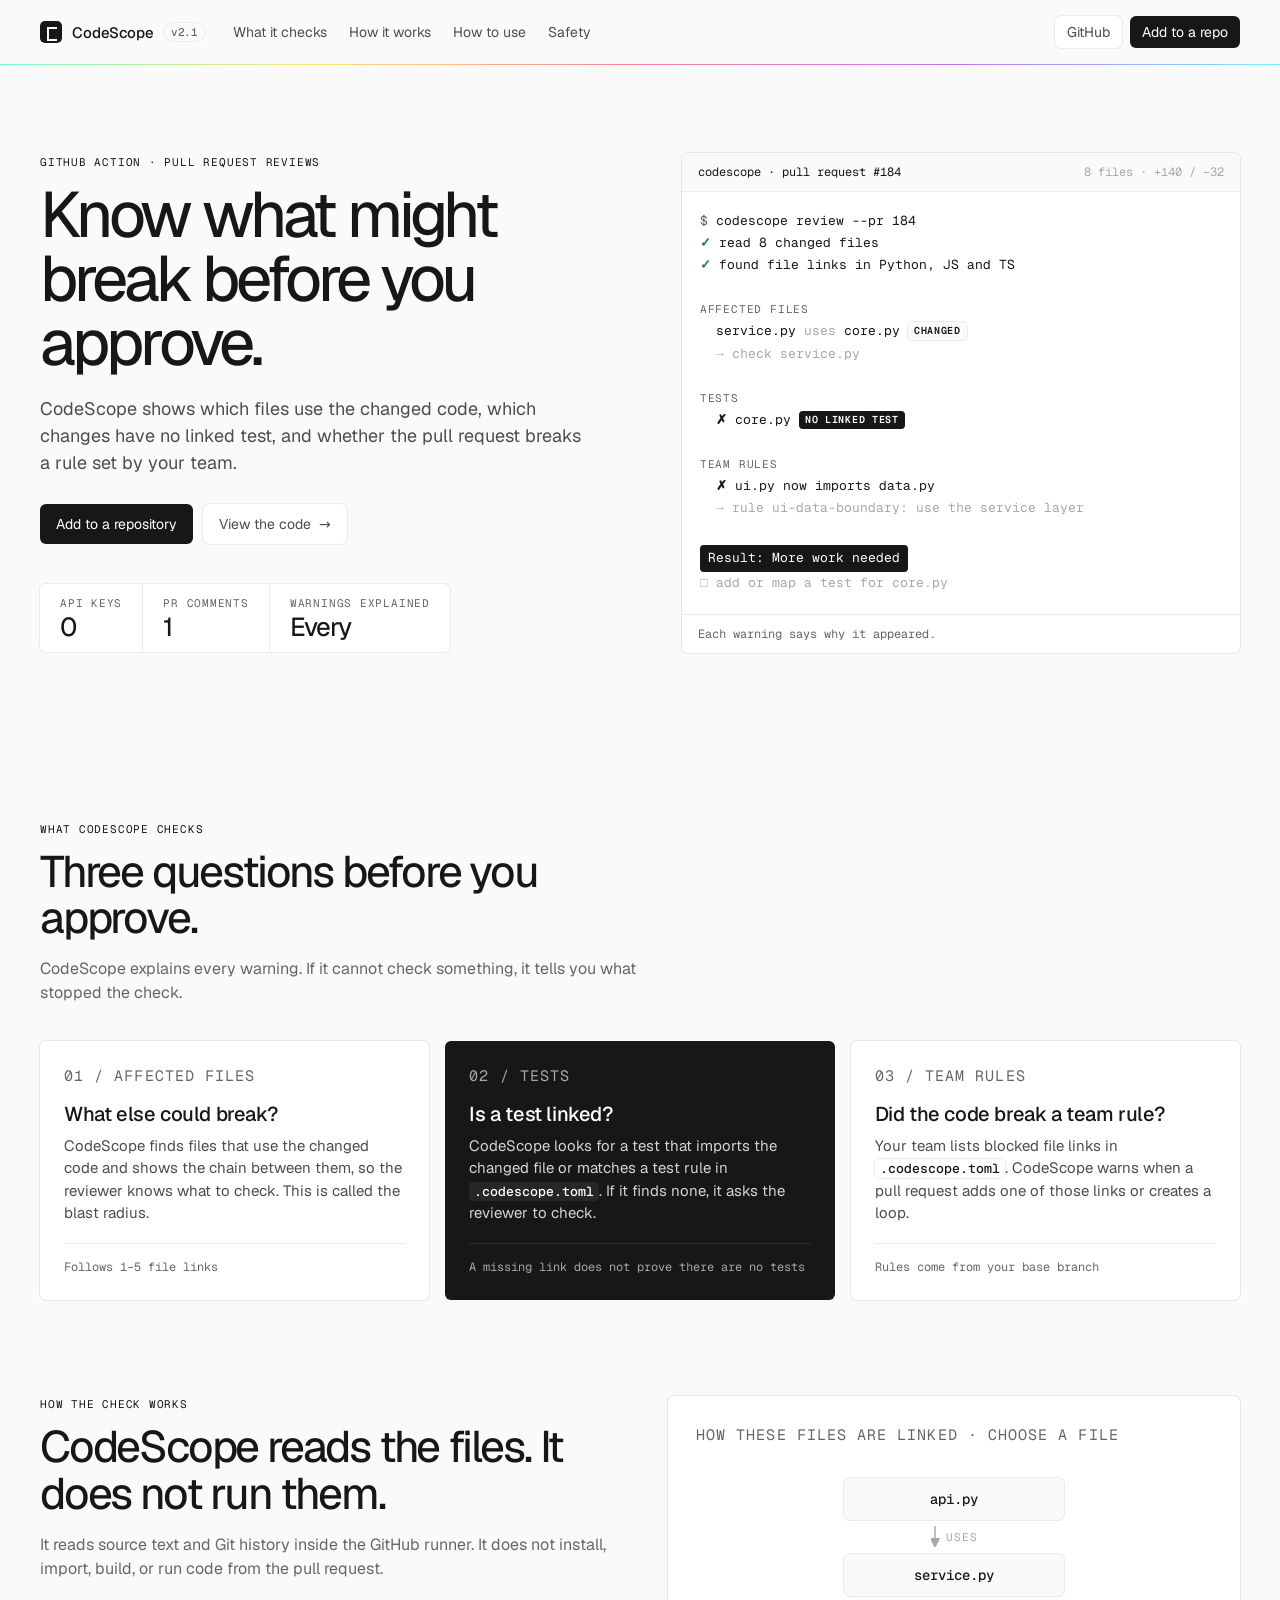
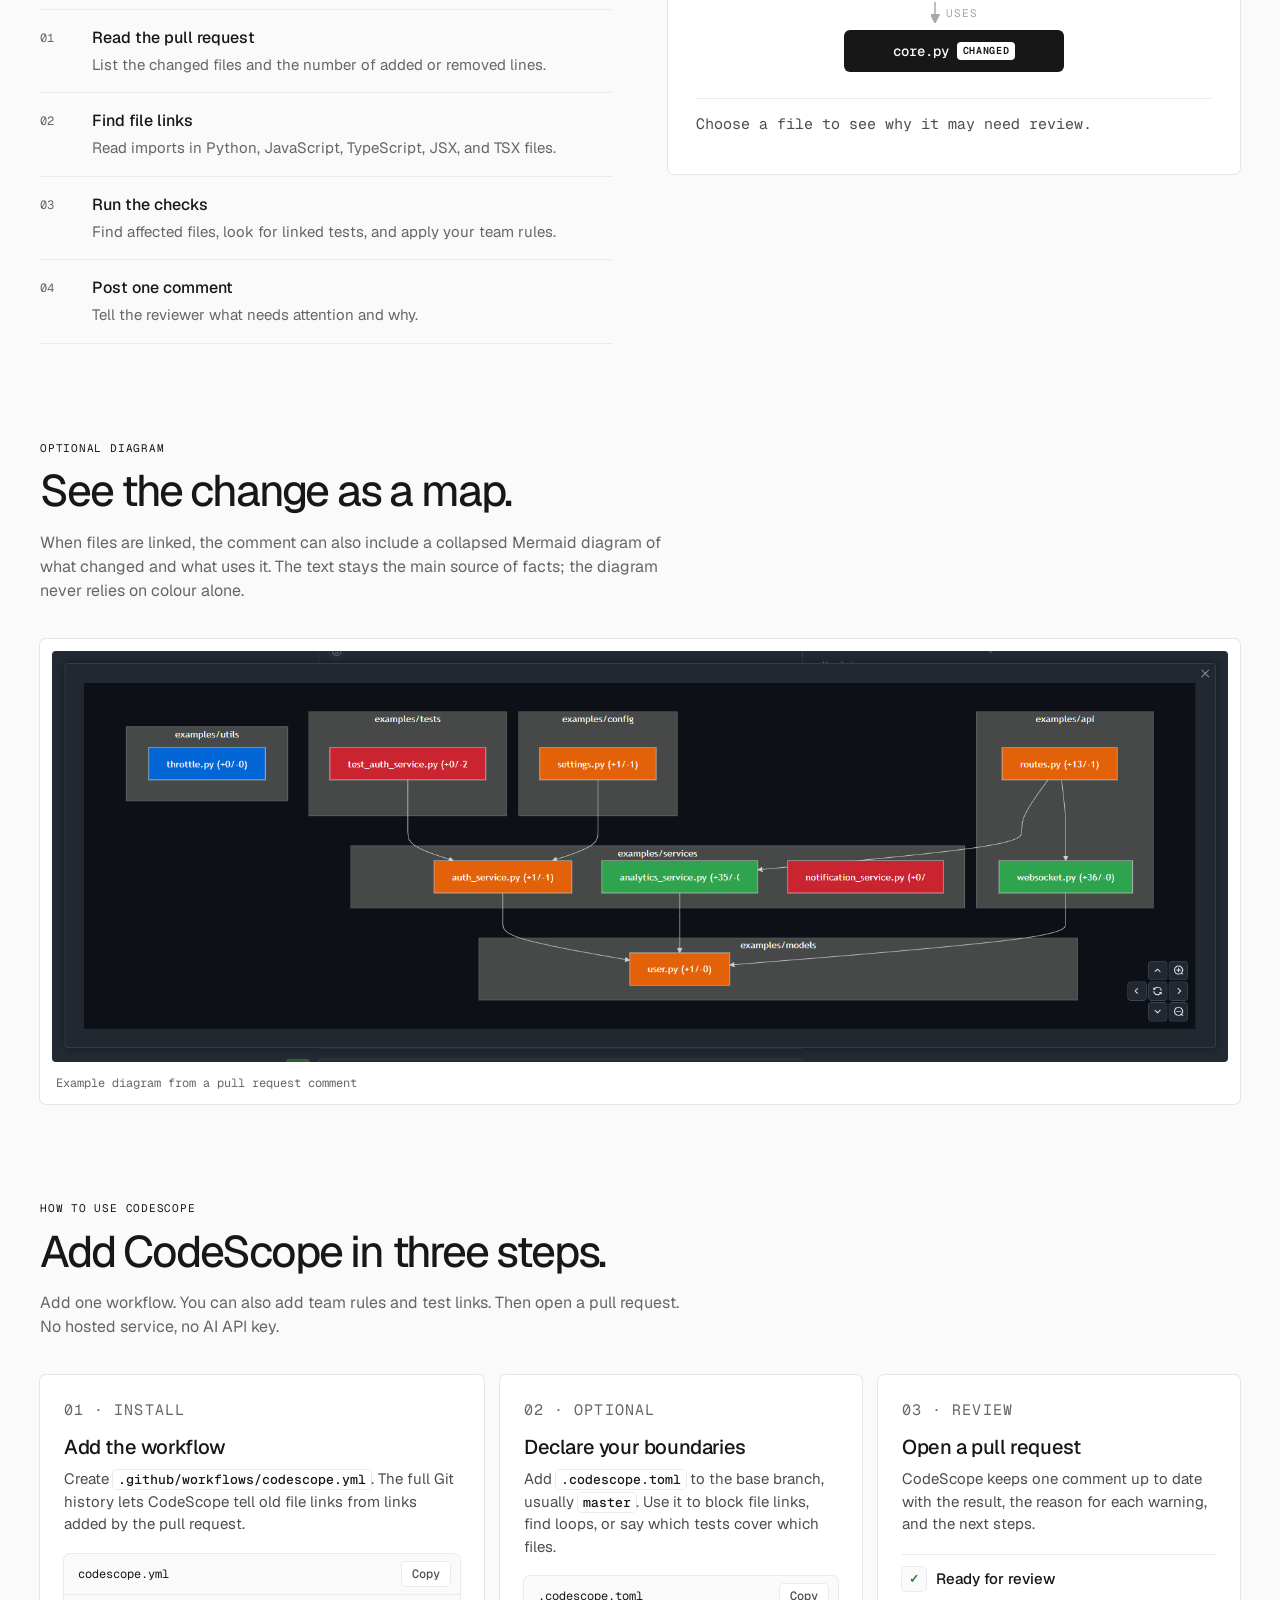
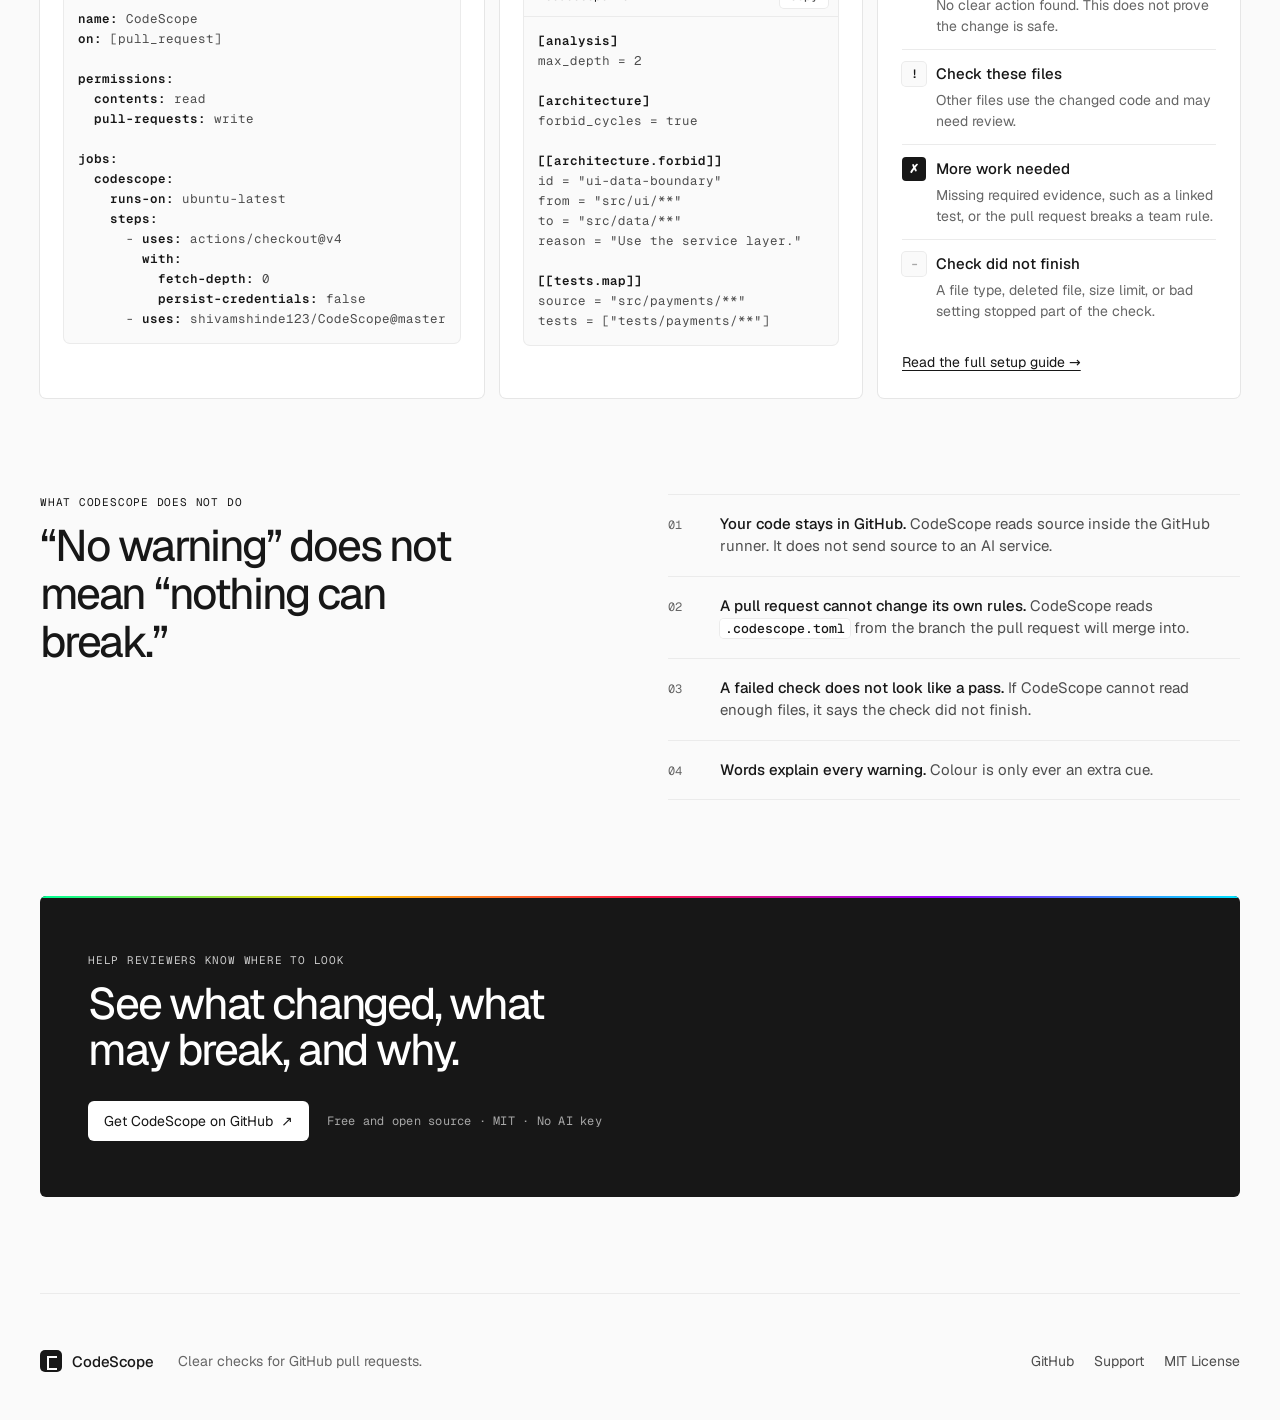
<file: site/index.html>
<!doctype html>
<html lang="en">
<head>
  <meta charset="utf-8">
  <meta name="viewport" content="width=device-width, initial-scale=1">
  <meta name="description" content="CodeScope shows which files a pull request may affect, where tests are missing, and when code breaks a team rule.">
  <meta name="theme-color" content="#fafafa">
  <meta property="og:title" content="CodeScope — know what a pull request may affect">
  <meta property="og:description" content="A GitHub Action that gives reviewers clear facts before they approve a pull request.">
  <meta property="og:type" content="website">
  <meta property="og:url" content="https://shivamshinde123.github.io/CodeScope/">
  <title>CodeScope — Know what a pull request may affect</title>
  <link rel="canonical" href="https://shivamshinde123.github.io/CodeScope/">
  <link rel="icon" href="data:image/svg+xml,%3Csvg xmlns='http://www.w3.org/2000/svg' viewBox='0 0 64 64'%3E%3Crect width='64' height='64' rx='10' fill='%23171717'/%3E%3Cpath d='M42 20H24v24h18' fill='none' stroke='%23fafafa' stroke-width='7'/%3E%3C/svg%3E">
  <link rel="preload" href="./fonts/geist.woff2" as="font" type="font/woff2" crossorigin>
  <script>document.documentElement.classList.add('js');</script>
  <link rel="stylesheet" href="./styles.css">
  <script src="./script.js" defer></script>
</head>
<body>
  <a class="skip-link" href="#main">Skip to content</a>

  <header class="site-header">
    <div class="wrap header-row">
      <a class="brand" href="#top" aria-label="CodeScope home"><span class="brand-mark" aria-hidden="true"></span><span>CodeScope</span><span class="version">v2.1</span></a>
      <nav aria-label="Primary navigation">
        <a href="#signals">What it checks</a>
        <a href="#workflow">How it works</a>
        <a href="#install">How to use</a>
        <a href="#trust">Safety</a>
      </nav>
      <div class="header-actions">
        <a class="btn btn-ghost btn-sm" href="https://github.com/shivamshinde123/CodeScope">GitHub</a>
        <a class="btn btn-solid btn-sm" href="#install">Add to a repo</a>
      </div>
    </div>
  </header>

  <main id="main">
    <!-- hero -->
    <section class="hero wrap" id="top">
      <div class="hero-copy reveal">
        <p class="eyebrow">GitHub Action · Pull request reviews</p>
        <h1>Know what might break before you approve.</h1>
        <p class="lede">CodeScope shows which files use the changed code, which changes have no linked test, and whether the pull request breaks a rule set by your team.</p>
        <div class="hero-actions">
          <a class="btn btn-solid" href="#install">Add to a repository</a>
          <a class="btn btn-ghost" href="https://github.com/shivamshinde123/CodeScope">View the code <span aria-hidden="true">→</span></a>
        </div>
        <dl class="facts" aria-label="Product facts">
          <div><dt>API keys</dt><dd>0</dd></div>
          <div><dt>PR comments</dt><dd>1</dd></div>
          <div><dt>Warnings explained</dt><dd>Every</dd></div>
        </dl>
      </div>

      <figure class="terminal reveal delay-1" aria-label="Example CodeScope result for pull request 184">
        <div class="terminal-bar"><span class="mono">codescope · pull request #184</span><span class="mono dim">8 files · +140 / −32</span></div>
        <pre class="terminal-body"><code><span class="prompt">$</span> codescope review --pr 184
<span class="ok">✓</span> read 8 changed files
<span class="ok">✓</span> found file links in Python, JS and TS

<span class="label">AFFECTED FILES</span>
  service.py <span class="dim">uses</span> core.py <span class="tag">CHANGED</span>
  <span class="dim">→ check service.py</span>

<span class="label">TESTS</span>
  <span class="bad">✗</span> core.py <span class="tag tag-dark">NO LINKED TEST</span>

<span class="label">TEAM RULES</span>
  <span class="bad">✗</span> ui.py now imports data.py
  <span class="dim">→ rule ui-data-boundary: use the service layer</span>

<span class="result">Result: More work needed</span>
<span class="dim">□ add or map a test for core.py</span></code></pre>
        <figcaption class="mono">Each warning says why it appeared.</figcaption>
      </figure>
    </section>

    <!-- what it checks -->
    <section class="section wrap" id="signals">
      <div class="section-head reveal">
        <p class="eyebrow">What CodeScope checks</p>
        <h2>Three questions before you approve.</h2>
        <p>CodeScope explains every warning. If it cannot check something, it tells you what stopped the check.</p>
      </div>
      <div class="grid-3">
        <article class="card reveal">
          <p class="eyebrow small">01 / Affected files</p>
          <h3>What else could break?</h3>
          <p>CodeScope finds files that use the changed code and shows the chain between them, so the reviewer knows what to check. This is called the blast radius.</p>
          <p class="card-foot mono">Follows 1–5 file links</p>
        </article>
        <article class="card card-dark reveal delay-1">
          <p class="eyebrow small">02 / Tests</p>
          <h3>Is a test linked?</h3>
          <p>CodeScope looks for a test that imports the changed file or matches a test rule in <code>.codescope.toml</code>. If it finds none, it asks the reviewer to check.</p>
          <p class="card-foot mono">A missing link does not prove there are no tests</p>
        </article>
        <article class="card reveal delay-2">
          <p class="eyebrow small">03 / Team rules</p>
          <h3>Did the code break a team rule?</h3>
          <p>Your team lists blocked file links in <code>.codescope.toml</code>. CodeScope warns when a pull request adds one of those links or creates a loop.</p>
          <p class="card-foot mono">Rules come from your base branch</p>
        </article>
      </div>
    </section>

    <!-- how it works -->
    <section class="section wrap split" id="workflow">
      <div class="reveal">
        <p class="eyebrow">How the check works</p>
        <h2>CodeScope reads the files. It does not run them.</h2>
        <p class="muted">It reads source text and Git history inside the GitHub runner. It does not install, import, build, or run code from the pull request.</p>
        <ol class="steps">
          <li><span class="mono">01</span><div><strong>Read the pull request</strong><p>List the changed files and the number of added or removed lines.</p></div></li>
          <li><span class="mono">02</span><div><strong>Find file links</strong><p>Read imports in Python, JavaScript, TypeScript, JSX, and TSX files.</p></div></li>
          <li><span class="mono">03</span><div><strong>Run the checks</strong><p>Find affected files, look for linked tests, and apply your team rules.</p></div></li>
          <li><span class="mono">04</span><div><strong>Post one comment</strong><p>Tell the reviewer what needs attention and why.</p></div></li>
        </ol>
      </div>
      <div class="card graph-card reveal delay-1" aria-label="Example showing how three files are linked">
        <p class="eyebrow small">How these files are linked · choose a file</p>
        <div class="chain" role="group" aria-label="api.py uses service.py, which uses the changed core.py file">
          <button class="node" type="button" data-detail="api.py uses service.py, so a change farther down the chain may affect it.">api.py</button>
          <span class="link" aria-hidden="true"><svg class="graph-edge graph-edge-one" width="10" height="22" viewBox="0 0 10 22"><defs><marker id="arrow-one" viewBox="0 0 8 8" refX="4" refY="4" markerWidth="6" markerHeight="6" orient="auto"><path d="M 0 0 L 8 4 L 0 8 Z"></path></marker></defs><path d="M 5 0 L 5 16" marker-end="url(#arrow-one)"></path></svg>uses</span>
          <button class="node" type="button" data-detail="service.py uses the changed core.py file, so a reviewer should check service.py.">service.py</button>
          <span class="link" aria-hidden="true"><svg class="graph-edge graph-edge-two" width="10" height="22" viewBox="0 0 10 22"><defs><marker id="arrow-two" viewBox="0 0 8 8" refX="4" refY="4" markerWidth="6" markerHeight="6" orient="auto"><path d="M 0 0 L 8 4 L 0 8 Z"></path></marker></defs><path d="M 5 0 L 5 16" marker-end="url(#arrow-two)"></path></svg>uses</span>
          <button class="node node-changed" type="button" data-detail="core.py changed in this pull request.">core.py <span class="tag">CHANGED</span></button>
        </div>
        <p class="graph-detail mono" aria-live="polite">Choose a file to see why it may need review.</p>
      </div>
    </section>

    <!-- diagram -->
    <section class="section wrap" id="diagram">
      <div class="section-head reveal">
        <p class="eyebrow">Optional diagram</p>
        <h2>See the change as a map.</h2>
        <p>When files are linked, the comment can also include a collapsed Mermaid diagram of what changed and what uses it. The text stays the main source of facts; the diagram never relies on colour alone.</p>
      </div>
      <figure class="card shot reveal">
        <img src="./codescope-diagram-example.png" alt="A CodeScope Mermaid diagram grouping changed files by folder, with arrows from routes.py, auth_service.py and websocket.py to user.py" width="1765" height="618" loading="lazy">
        <figcaption class="mono">Example diagram from a pull request comment</figcaption>
      </figure>
    </section>

    <!-- how to use -->
    <section class="section wrap" id="install">
      <div class="section-head reveal">
        <p class="eyebrow">How to use CodeScope</p>
        <h2>Add CodeScope in three steps.</h2>
        <p>Add one workflow. You can also add team rules and test links. Then open a pull request. No hosted service, no AI API key.</p>
      </div>
      <div class="grid-3 how">
        <article class="card reveal">
          <p class="eyebrow small">01 · Install</p>
          <h3>Add the workflow</h3>
          <p>Create <code>.github/workflows/codescope.yml</code>. The full Git history lets CodeScope tell old file links from links added by the pull request.</p>
          <div class="code"><div class="code-bar"><span class="mono">codescope.yml</span><button class="copy-button" type="button" data-copy-target="install-code" aria-label="Copy workflow configuration">Copy</button></div><pre id="install-code"><code><span class="k">name:</span> CodeScope
<span class="k">on:</span> [pull_request]

<span class="k">permissions:</span>
  <span class="k">contents:</span> read
  <span class="k">pull-requests:</span> write

<span class="k">jobs:</span>
  <span class="k">codescope:</span>
    <span class="k">runs-on:</span> ubuntu-latest
    <span class="k">steps:</span>
      - <span class="k">uses:</span> actions/checkout@v4
        <span class="k">with:</span>
          <span class="k">fetch-depth:</span> 0
          <span class="k">persist-credentials:</span> false
      - <span class="k">uses:</span> shivamshinde123/CodeScope@master</code></pre></div>
        </article>
        <article class="card reveal delay-1">
          <p class="eyebrow small">02 · Optional</p>
          <h3>Declare your boundaries</h3>
          <p>Add <code>.codescope.toml</code> to the base branch, usually <code>master</code>. Use it to block file links, find loops, or say which tests cover which files.</p>
          <div class="code"><div class="code-bar"><span class="mono">.codescope.toml</span><button class="copy-button" type="button" data-copy-target="policy-code" aria-label="Copy team rules">Copy</button></div><pre id="policy-code"><code><span class="k">[analysis]</span>
max_depth = 2

<span class="k">[architecture]</span>
forbid_cycles = true

<span class="k">[[architecture.forbid]]</span>
id = "ui-data-boundary"
from = "src/ui/**"
to = "src/data/**"
reason = "Use the service layer."

<span class="k">[[tests.map]]</span>
source = "src/payments/**"
tests = ["tests/payments/**"]</code></pre></div>
        </article>
        <article class="card reveal delay-2">
          <p class="eyebrow small">03 · Review</p>
          <h3>Open a pull request</h3>
          <p>CodeScope keeps one comment up to date with the result, the reason for each warning, and the next steps.</p>
          <dl class="states">
            <div><dt><span class="state state-ok">✓</span>Ready for review</dt><dd>No clear action found. This does not prove the change is safe.</dd></div>
            <div><dt><span class="state">!</span>Check these files</dt><dd>Other files use the changed code and may need review.</dd></div>
            <div><dt><span class="state state-dark">✗</span>More work needed</dt><dd>Missing required evidence, such as a linked test, or the pull request breaks a team rule.</dd></div>
            <div><dt><span class="state state-dash">–</span>Check did not finish</dt><dd>A file type, deleted file, size limit, or bad setting stopped part of the check.</dd></div>
          </dl>
          <a class="text-link" href="https://github.com/shivamshinde123/CodeScope#quick-start">Read the full setup guide <span aria-hidden="true">→</span></a>
        </article>
      </div>
    </section>

    <!-- safety -->
    <section class="section wrap split trust" id="trust">
      <div class="reveal">
        <p class="eyebrow">What CodeScope does not do</p>
        <blockquote>“No warning” does not mean “nothing can break.”</blockquote>
      </div>
      <ul class="trust-list reveal delay-1">
        <li><span class="mono">01</span><p><strong>Your code stays in GitHub.</strong> CodeScope reads source inside the GitHub runner. It does not send source to an AI service.</p></li>
        <li><span class="mono">02</span><p><strong>A pull request cannot change its own rules.</strong> CodeScope reads <code>.codescope.toml</code> from the branch the pull request will merge into.</p></li>
        <li><span class="mono">03</span><p><strong>A failed check does not look like a pass.</strong> If CodeScope cannot read enough files, it says the check did not finish.</p></li>
        <li><span class="mono">04</span><p><strong>Words explain every warning.</strong> Colour is only ever an extra cue.</p></li>
      </ul>
    </section>

    <!-- final call to action -->
    <section class="section wrap">
      <div class="final reveal">
        <p class="eyebrow light">Help reviewers know where to look</p>
        <h2>See what changed, what may break, and why.</h2>
        <div class="final-actions">
          <a class="btn btn-light" href="https://github.com/shivamshinde123/CodeScope">Get CodeScope on GitHub <span aria-hidden="true">↗</span></a>
          <p class="mono">Free and open source · MIT · No AI key</p>
        </div>
      </div>
    </section>
  </main>

  <footer class="wrap footer">
    <a class="brand" href="#top"><span class="brand-mark" aria-hidden="true"></span><span>CodeScope</span></a>
    <p>Clear checks for GitHub pull requests.</p>
    <nav aria-label="Footer"><a href="https://github.com/shivamshinde123/CodeScope">GitHub</a><a href="https://github.com/shivamshinde123/CodeScope/issues">Support</a><a href="https://github.com/shivamshinde123/CodeScope/blob/master/LICENSE">MIT License</a></nav>
  </footer>
</body>
</html>
</file>
<file: site/styles.css>
/* CodeScope website — "typeset terminal on white paper".
   Near-monochrome: paper #fafafa, ink #171717, hairline rings instead of shadows, 6px corners,
   Geist for reading, Geist Mono for labels/code. The only colour: terminal green for ✓ and a thin spectrum rule.
   Fonts are self-hosted (fonts/, SIL OFL 1.1) so the site makes no third-party requests. */
@font-face { font-family: "Geist"; src: url("./fonts/geist.woff2") format("woff2"); font-weight: 100 900; font-style: normal; font-display: swap; }
@font-face { font-family: "Geist Mono"; src: url("./fonts/geist-mono.woff2") format("woff2"); font-weight: 100 900; font-style: normal; font-display: swap; }
:root {
  --paper: #fafafa;
  --white: #ffffff;
  --hair: #ebebeb;
  --ash: #c9c9c9;
  --smoke: #a8a8a8;
  --stone: #666666;
  --charcoal: #4d4d4d;
  --ink: #171717;
  --green: #297a3a;
  --spectrum: linear-gradient(90deg, #00ff95 0%, #ffd000 25%, #ff1744 50%, #9500ff 75%, #00e5ff 100%);
  --ring: 0 0 0 1px rgba(0, 0, 0, .08), 0 0 0 2px var(--paper);
  --radius: 6px;
  --sans: "Geist", Inter, "Segoe UI", system-ui, sans-serif;
  --mono: "Geist Mono", "JetBrains Mono", "Cascadia Code", Consolas, monospace;
  font-feature-settings: "calt" 0, "rlig", "ss11";
}
* { box-sizing: border-box; }
html { scroll-behavior: smooth; scroll-padding-top: 80px; }
body { margin: 0; background: var(--paper); color: var(--charcoal); font: 400 16px/1.5 var(--sans); -webkit-font-smoothing: antialiased; }
a { color: inherit; }
img { max-width: 100%; height: auto; display: block; }
code { font: 500 .88em var(--mono); color: var(--ink); background: var(--white); box-shadow: 0 0 0 1px var(--hair); border-radius: 4px; padding: 1px 5px; }
.mono { font-family: var(--mono); }
.wrap { width: min(1200px, 100% - 48px); margin: 0 auto; }
@media (max-width: 640px) { .wrap { width: calc(100% - 32px); } }

.skip-link { position: absolute; left: 16px; top: -60px; z-index: 50; background: var(--ink); color: #fff; padding: 10px 14px; border-radius: var(--radius); }
.skip-link:focus { top: 12px; }
:focus-visible { outline: 2px solid var(--ink); outline-offset: 3px; border-radius: 2px; }

/* type */
.eyebrow { margin: 0 0 12px; font: 400 11px/1.5 var(--mono); letter-spacing: .071em; text-transform: uppercase; color: var(--ink); }
.eyebrow.small { margin-bottom: 14px; color: var(--stone); }
.eyebrow.light { color: var(--ash); }
h1, h2, h3 { color: var(--ink); font-family: var(--sans); margin: 0; }
h1 { font-weight: 450; font-size: clamp(42px, 6vw, 64px); line-height: 1; letter-spacing: -.06em; max-width: 12ch; }
h2 { font-weight: 450; font-size: clamp(30px, 4vw, 44px); line-height: 1.05; letter-spacing: -.05em; max-width: 20ch; }
h3 { font-weight: 500; font-size: 20px; line-height: 1.25; letter-spacing: -.02em; margin-bottom: 8px; }
p { margin: 0 0 12px; }
.lede { font-size: 18px; max-width: 46ch; margin-top: 20px; }
.muted { color: var(--stone); max-width: 52ch; margin-top: 16px; }

/* buttons */
.btn { display: inline-flex; align-items: center; gap: 8px; height: 40px; padding: 0 16px; border-radius: var(--radius); font: 400 14px/1 var(--sans); text-decoration: none; white-space: nowrap; transition: background .15s, color .15s, box-shadow .15s; }
.btn-sm { height: 32px; padding: 0 12px; }
.btn-solid { background: var(--ink); color: #fff; }
.btn-solid:hover { background: #333; }
.btn-ghost { color: var(--charcoal); background: var(--white); box-shadow: 0 0 0 1px var(--hair); }
.btn-ghost:hover { color: var(--ink); box-shadow: 0 0 0 1px var(--ash); }
.btn-light { background: #fff; color: var(--ink); }
.btn-light:hover { background: var(--hair); }

/* header */
.site-header { position: sticky; top: 0; z-index: 20; background: rgba(250, 250, 250, .8); backdrop-filter: saturate(1.4) blur(20px); }
.site-header::after { content: ""; display: block; height: 1px; background: var(--spectrum); opacity: .55; }
.header-row { display: flex; align-items: center; gap: 28px; height: 64px; }
.brand { display: inline-flex; align-items: center; gap: 10px; font: 500 15px var(--sans); color: var(--ink); text-decoration: none; letter-spacing: -.01em; }
.brand-mark { width: 22px; height: 22px; border-radius: 5px; background: var(--ink); position: relative; }
.brand-mark::after { content: ""; position: absolute; left: 7px; top: 6px; width: 8px; height: 10px; border: 2.4px solid var(--paper); border-right: 0; }
.version { font: 500 11px var(--mono); color: var(--stone); box-shadow: 0 0 0 1px var(--hair); border-radius: 999px; padding: 2px 7px; }
.site-header nav { display: flex; gap: 22px; margin-right: auto; }
.site-header nav a { font-size: 14px; color: var(--charcoal); text-decoration: none; }
.site-header nav a:hover { color: var(--ink); }
.header-actions { display: flex; gap: 8px; }
@media (max-width: 860px) { .site-header nav { display: none; } .header-actions { margin-left: auto; } }

/* hero */
.hero { display: grid; grid-template-columns: 1.05fr 1fr; gap: 56px; align-items: center; padding: 88px 0 72px; }
.hero-actions { display: flex; flex-wrap: wrap; gap: 10px; margin-top: 28px; }
.facts { display: flex; gap: 0; margin: 40px 0 0; box-shadow: 0 0 0 1px var(--hair); border-radius: var(--radius); background: var(--white); width: fit-content; }
.facts div { padding: 12px 20px; border-right: 1px solid var(--hair); }
.facts div:last-child { border-right: 0; }
.facts dt { font: 400 11px var(--mono); letter-spacing: .071em; text-transform: uppercase; color: var(--stone); }
.facts dd { margin: 4px 0 0; font: 450 26px/1 var(--sans); letter-spacing: -.04em; color: var(--ink); }
@media (max-width: 960px) { .hero { grid-template-columns: 1fr; padding-top: 56px; } }

/* terminal panel */
.terminal { margin: 0; background: var(--white); border-radius: var(--radius); box-shadow: var(--ring); overflow: hidden; }
.terminal-bar { display: flex; justify-content: space-between; gap: 12px; padding: 10px 16px; font-size: 12px; color: var(--ink); border-bottom: 1px solid var(--hair); background: var(--paper); }
@media (max-width: 640px) { .terminal-bar .dim { display: none; } }
.terminal-body { margin: 0; padding: 18px 18px 20px; overflow-x: auto; font: 400 13px/1.7 var(--mono); color: var(--ink); }
.terminal-body code { background: none; box-shadow: none; padding: 0; font: inherit; }
.terminal figcaption { padding: 10px 16px; font-size: 12px; color: var(--stone); border-top: 1px solid var(--hair); }
.prompt { color: var(--stone); }
.ok { color: var(--green); font-weight: 600; }
.bad { color: var(--ink); font-weight: 600; }
.dim { color: var(--smoke); }
.label { color: var(--stone); letter-spacing: .071em; font-size: 11px; }
.result { display: inline-block; margin-top: 4px; padding: 2px 8px; background: var(--ink); color: #fff; border-radius: 4px; }
.tag { display: inline-block; font: 600 10px/1 var(--mono); letter-spacing: .071em; padding: 4px 6px; border-radius: 4px; box-shadow: 0 0 0 1px var(--hair); color: var(--ink); background: var(--paper); vertical-align: 1px; }
.tag-dark { background: var(--ink); color: #fff; box-shadow: none; }

/* sections */
.section { padding: 96px 0 0; }
.section-head { margin-bottom: 36px; }
.section-head p:last-child { color: var(--stone); max-width: 60ch; margin-top: 16px; }
.split { display: grid; grid-template-columns: 1fr 1fr; gap: 56px; align-items: start; }
@media (max-width: 960px) { .split { grid-template-columns: 1fr; gap: 32px; } }

/* cards */
.grid-3 { display: grid; grid-template-columns: repeat(3, 1fr); gap: 16px; }
@media (max-width: 960px) { .grid-3 { grid-template-columns: 1fr; } }
.card { background: var(--white); border-radius: var(--radius); box-shadow: var(--ring); padding: 24px; position: relative; }
.card p { font-size: 15px; }
.card-foot { margin: 18px 0 0 !important; padding-top: 14px; border-top: 1px solid var(--hair); font-size: 12px !important; color: var(--stone); }
.card-dark { background: var(--ink); box-shadow: none; color: #d4d4d4; }
.card-dark h3 { color: #fff; }
.card-dark .eyebrow.small { color: var(--smoke); }
.card-dark code { background: #262626; color: #fff; box-shadow: none; }
.card-dark .card-foot { border-top-color: #2e2e2e; color: var(--smoke); }

/* steps */
.steps { list-style: none; padding: 0; margin: 28px 0 0; }
.steps li { display: grid; grid-template-columns: 40px 1fr; gap: 12px; padding: 16px 0; border-top: 1px solid var(--hair); }
.steps li:last-child { border-bottom: 1px solid var(--hair); }
.steps li > span { font-size: 12px; color: var(--stone); padding-top: 3px; }
.steps strong { color: var(--ink); font-weight: 500; }
.steps p { margin: 4px 0 0; font-size: 15px; color: var(--stone); }

/* file chain */
.graph-card { padding: 28px; }
.chain { display: flex; flex-direction: column; align-items: center; gap: 6px; padding: 18px 0 10px; }
.node { min-width: 220px; padding: 12px 16px; border: 0; border-radius: var(--radius); background: var(--paper); box-shadow: 0 0 0 1px var(--hair); font: 500 14px var(--mono); color: var(--ink); cursor: pointer; display: inline-flex; justify-content: center; align-items: center; gap: 8px; transition: box-shadow .15s, background .15s; }
.node:hover, .node.is-active { background: var(--white); box-shadow: 0 0 0 1px var(--ink); }
.node-changed { background: var(--ink); color: #fff; box-shadow: none; }
.node-changed:hover, .node-changed.is-active { background: #333; box-shadow: none; }
.node-changed .tag { background: #fff; box-shadow: none; }
.link { display: flex; align-items: center; gap: 6px; font: 400 11px var(--mono); letter-spacing: .071em; text-transform: uppercase; color: var(--smoke); }
.graph-detail { margin: 16px 0 0; padding-top: 14px; border-top: 1px solid var(--hair); font-size: 13px; color: var(--charcoal); min-height: 3.2em; }

/* screenshot */
.shot { padding: 12px; margin: 0; }
.shot img { border-radius: 4px; }
.shot figcaption { padding: 12px 4px 0; font-size: 12px; color: var(--stone); }

/* code blocks */
.code { margin-top: 18px; border-radius: var(--radius); box-shadow: 0 0 0 1px var(--hair); overflow: hidden; background: var(--paper); }
.code-bar { display: flex; justify-content: space-between; align-items: center; padding: 8px 10px 8px 14px; border-bottom: 1px solid var(--hair); font-size: 12px; color: var(--ink); }
.copy-button { border: 0; background: var(--white); box-shadow: 0 0 0 1px var(--hair); border-radius: 4px; padding: 4px 10px; font: 500 12px var(--mono); color: var(--charcoal); cursor: pointer; }
.copy-button:hover { color: var(--ink); box-shadow: 0 0 0 1px var(--ash); }
.code pre { margin: 0; padding: 14px; overflow-x: auto; font: 400 12.5px/1.6 var(--mono); color: var(--charcoal); }
.code pre code { background: none; box-shadow: none; padding: 0; font: inherit; color: inherit; }
.k { color: var(--ink); font-weight: 600; }

/* result states */
.states { margin: 18px 0 16px; }
.states div { padding: 12px 0; border-top: 1px solid var(--hair); }
.states dt { display: flex; align-items: center; gap: 10px; font-weight: 500; color: var(--ink); font-size: 15px; }
.states dd { margin: 4px 0 0 34px; font-size: 14px; color: var(--stone); }
.state { display: inline-grid; place-items: center; width: 24px; height: 24px; border-radius: 4px; box-shadow: 0 0 0 1px var(--hair); font: 600 12px var(--mono); color: var(--ink); background: var(--paper); flex: none; }
.state-ok { color: var(--green); }
.state-dark { background: var(--ink); color: #fff; box-shadow: none; }
.state-dash { color: var(--smoke); }
.text-link { font-size: 14px; color: var(--ink); text-underline-offset: 3px; }

/* safety */
.trust blockquote { margin: 0; font: 450 clamp(30px, 4vw, 44px)/1.08 var(--sans); letter-spacing: -.05em; color: var(--ink); max-width: 16ch; }
.trust-list { list-style: none; padding: 0; margin: 0; }
.trust-list li { display: grid; grid-template-columns: 40px 1fr; gap: 12px; padding: 18px 0; border-top: 1px solid var(--hair); }
.trust-list li:last-child { border-bottom: 1px solid var(--hair); }
.trust-list span { font-size: 12px; color: var(--stone); padding-top: 3px; }
.trust-list p { margin: 0; font-size: 15px; }
.trust-list strong { color: var(--ink); font-weight: 500; }

/* final call to action */
.final { background: var(--ink); color: #d4d4d4; border-radius: var(--radius); padding: 56px 48px; position: relative; overflow: hidden; }
.final::before { content: ""; position: absolute; left: 0; right: 0; top: 0; height: 2px; background: var(--spectrum); }
.final h2 { color: #fff; max-width: 18ch; }
.final-actions { display: flex; flex-wrap: wrap; align-items: center; gap: 18px; margin-top: 28px; }
.final-actions p { margin: 0; font-size: 12px; color: var(--smoke); letter-spacing: .02em; }
@media (max-width: 640px) { .final { padding: 40px 24px; } }

/* footer */
.footer { display: flex; flex-wrap: wrap; align-items: center; gap: 12px 24px; padding: 56px 0 48px; margin-top: 96px; border-top: 1px solid var(--hair); }
.footer p { margin: 0; color: var(--stone); font-size: 14px; margin-right: auto; }
.footer nav { display: flex; gap: 20px; }
.footer nav a { font-size: 14px; color: var(--charcoal); text-decoration: none; }
.footer nav a:hover { color: var(--ink); }

/* reveal on scroll (only when JS is on, and never with reduced motion) */
.js .reveal { opacity: 0; transform: translateY(12px); transition: opacity .5s ease, transform .5s ease; }
.js .reveal.visible { opacity: 1; transform: none; }
.js .delay-1 { transition-delay: .08s; }
.js .delay-2 { transition-delay: .16s; }
@media (prefers-reduced-motion:reduce) { html { scroll-behavior: auto; } .js .reveal { opacity: 1; transform: none; transition: none; } }

.graph-edge { display: block; overflow: visible; stroke: currentColor; fill: currentColor; stroke-width: 1.5; }
</file>
